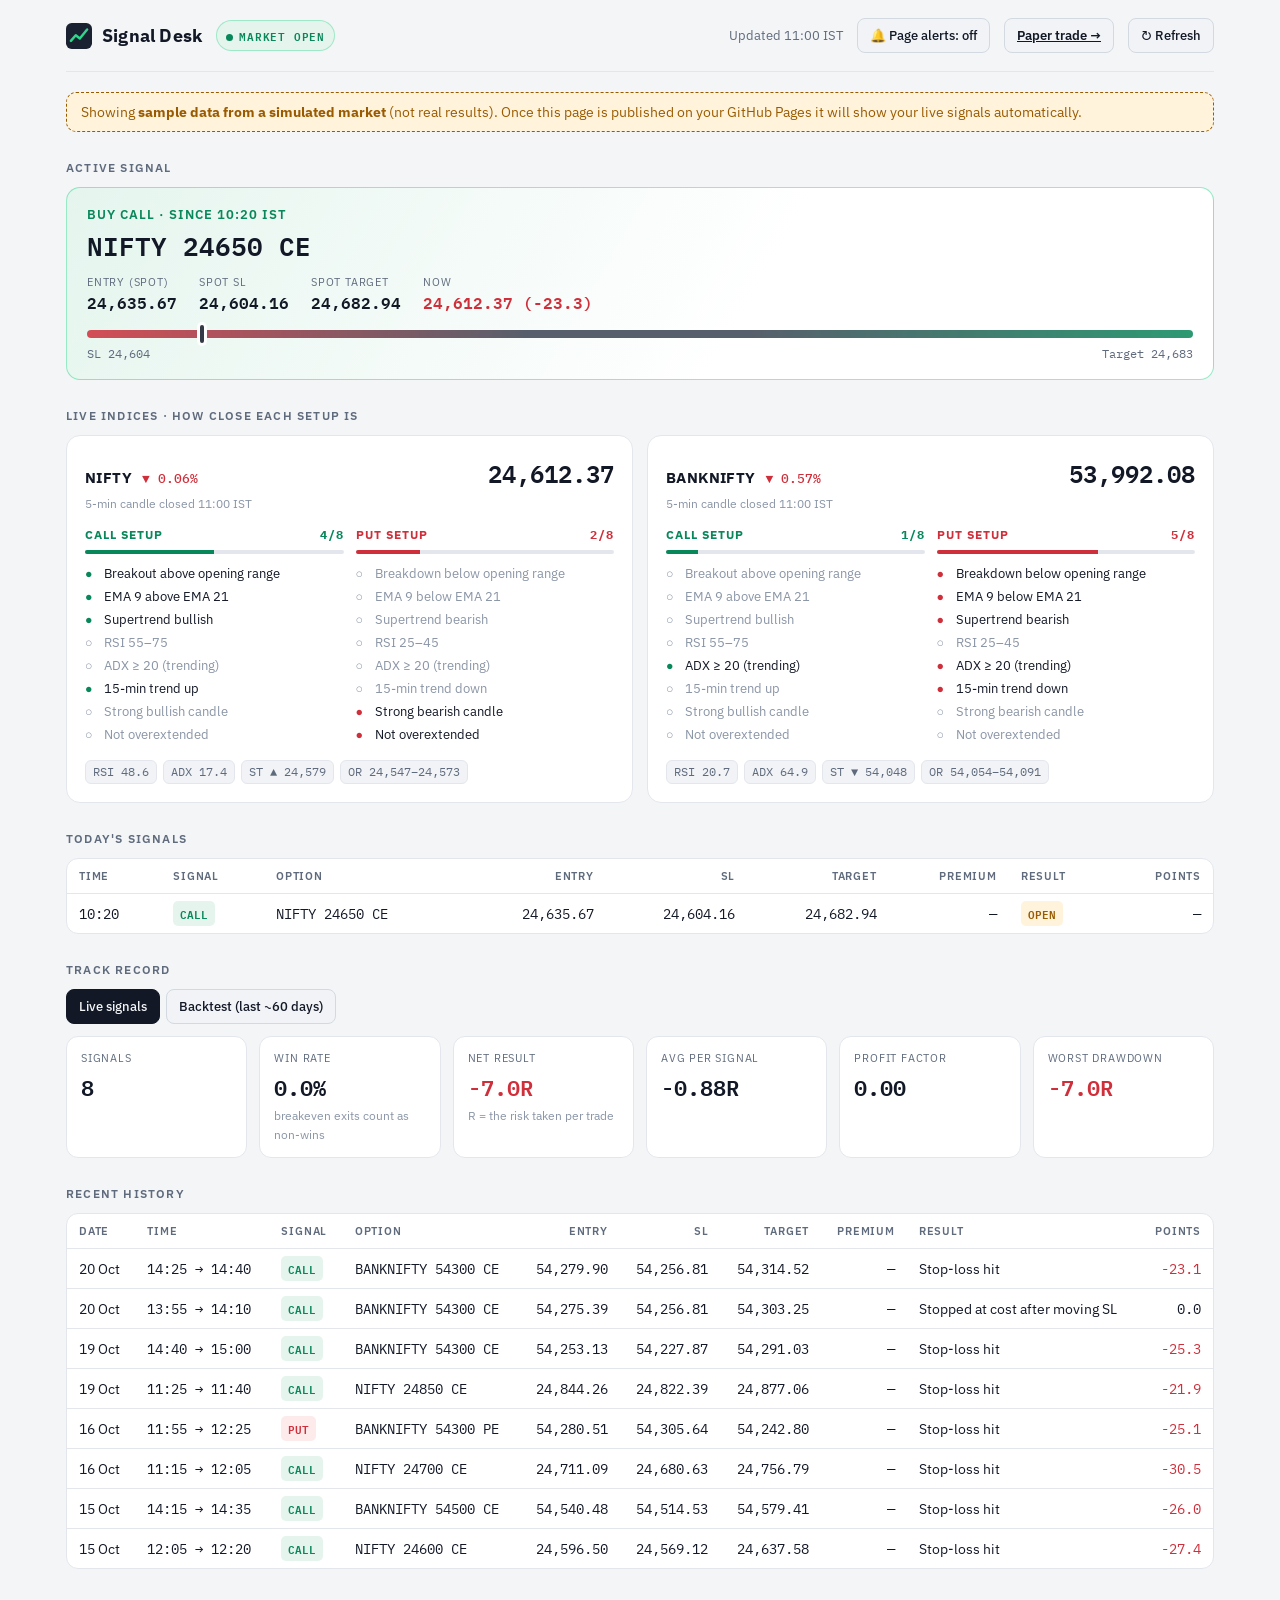
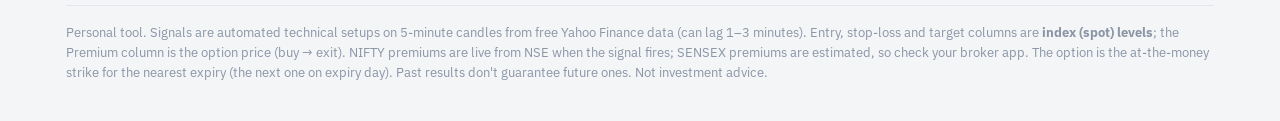
<file: docs/index.html>
<!doctype html>
<html lang="en">
<head>
<meta charset="utf-8">
<meta name="color-scheme" content="light">
<meta name="viewport" content="width=device-width, initial-scale=1">
<title>Signal Desk</title>
<meta name="robots" content="noindex, nofollow">
<link rel="icon" href="data:image/svg+xml,<svg xmlns='http://www.w3.org/2000/svg' viewBox='0 0 32 32'><rect width='32' height='32' rx='7' fill='%2311151c'/><path d='M6 22l6-7 5 4 9-11' stroke='%2331d68c' stroke-width='3' fill='none' stroke-linecap='round' stroke-linejoin='round'/></svg>">
<link rel="preconnect" href="https://fonts.googleapis.com">
<link href="https://fonts.googleapis.com/css2?family=IBM+Plex+Mono:wght@400;500;600&family=IBM+Plex+Sans:wght@400;500;600;700&display=swap" rel="stylesheet">
<style>
:root{
  --bg:#f4f5f7; --panel:#ffffff; --panel2:#f1f3f6; --line:#e3e7ed; --line2:#d3d9e1;
  --text:#121826; --muted:#5f6b7d; --faint:#8a95a6;
  --up:#08875a; --up-bg:#e5f5ee; --down:#cf2f3a; --down-bg:#fdebec;
  --amber:#9a5b00; --amber-bg:#fff3dc;
  --mono:"IBM Plex Mono",ui-monospace,Menlo,monospace; --sans:"IBM Plex Sans",system-ui,sans-serif;
  color-scheme:light;
}
*{box-sizing:border-box}
html,body{margin:0;background:var(--bg);color:var(--text);font-family:var(--sans);font-size:15px;-webkit-font-smoothing:antialiased}
.wrap{max-width:1180px;margin:0 auto;padding:0 16px 48px}
.num{font-family:var(--mono);font-variant-numeric:tabular-nums}
header{display:flex;align-items:center;gap:14px;flex-wrap:wrap;padding:18px 0;border-bottom:1px solid var(--line);margin-bottom:20px}
.brand{display:flex;align-items:center;gap:10px;font-weight:700;font-size:18px;letter-spacing:.2px}
.brand svg{width:26px;height:26px}
.pill{font:600 11px var(--mono);letter-spacing:.8px;text-transform:uppercase;padding:5px 9px;border-radius:999px;border:1px solid var(--line2);color:var(--muted)}
.pill.open{color:var(--up);border-color:rgba(49,214,140,.4);background:var(--up-bg)}
.pill.open::before{content:"";display:inline-block;width:7px;height:7px;border-radius:50%;background:var(--up);margin-right:6px;animation:pulse 1.6s infinite}
.pill.warn{color:var(--amber);border-color:rgba(245,185,66,.4);background:var(--amber-bg)}
@keyframes pulse{50%{opacity:.25}}
.spacer{flex:1}
.meta{color:var(--muted);font-size:13px}
button{font:500 13px var(--sans);color:var(--text);background:var(--panel2);border:1px solid var(--line2);border-radius:8px;padding:8px 12px;cursor:pointer}
button:hover{border-color:var(--faint)}
button.on{color:var(--up);border-color:rgba(49,214,140,.45)}
.banner{border:1px dashed var(--amber);background:var(--amber-bg);color:var(--amber);padding:10px 14px;border-radius:10px;margin-bottom:18px;font-size:14px}
.banner.err{border-color:var(--down);color:var(--down);background:var(--down-bg)}
h2{font-size:12px;font-weight:600;letter-spacing:1.2px;text-transform:uppercase;color:var(--muted);margin:28px 0 12px}

/* active signal */
.active{display:grid;gap:12px}
.sig{border-radius:14px;padding:18px 20px;border:1px solid var(--line2);background:var(--panel);display:grid;grid-template-columns:1fr auto;gap:8px 20px;align-items:center}
.sig.call{border-color:rgba(49,214,140,.5);background:linear-gradient(120deg,var(--up-bg),var(--panel) 60%)}
.sig.put{border-color:rgba(255,92,108,.5);background:linear-gradient(120deg,var(--down-bg),var(--panel) 60%)}
.sig .act{font-size:13px;font-weight:600;letter-spacing:1px;text-transform:uppercase}
.sig.call .act{color:var(--up)} .sig.put .act{color:var(--down)}
.sig .opt{font:600 26px var(--mono);margin-top:2px}
.sig .levels{display:flex;gap:22px;flex-wrap:wrap;margin-top:10px}
.lv span{display:block;font-size:11px;color:var(--muted);text-transform:uppercase;letter-spacing:.8px}
.lv b{font:600 16px var(--mono)}
.track{grid-column:1/-1;position:relative;height:8px;border-radius:4px;background:linear-gradient(90deg,var(--down) 0%,#3a4352 40%,#3a4352 60%,var(--up) 100%);margin-top:6px;opacity:.85}
.track i{position:absolute;top:-5px;width:4px;height:18px;border-radius:2px;background:var(--text);box-shadow:0 0 0 3px var(--panel);transform:translateX(-2px)}
.track-l{grid-column:1/-1;display:flex;justify-content:space-between;font:12px var(--mono);color:var(--muted)}
.none{padding:20px;border:1px solid var(--line);border-radius:14px;background:var(--panel);color:var(--muted)}
.none b{color:var(--text)}

/* index cards */
.grid{display:grid;grid-template-columns:repeat(auto-fit,minmax(320px,1fr));gap:14px}
.card{background:var(--panel);border:1px solid var(--line);border-radius:14px;padding:18px}
.card-h{display:flex;align-items:baseline;gap:10px;flex-wrap:wrap}
.card-h .nm{font-weight:700;letter-spacing:.4px}
.card-h .px{font:600 24px var(--mono);margin-left:auto}
.chg{font:500 13px var(--mono)} .chg.up{color:var(--up)} .chg.down{color:var(--down)}
.sub{color:var(--faint);font-size:12px;margin-top:4px}
.ready{display:grid;grid-template-columns:1fr 1fr;gap:12px;margin-top:16px}
.side h4{margin:0 0 8px;font-size:12px;letter-spacing:1px;text-transform:uppercase;display:flex;justify-content:space-between}
.side.c h4{color:var(--up)} .side.p h4{color:var(--down)}
.meter{height:4px;background:var(--line);border-radius:2px;overflow:hidden;margin-bottom:8px}
.meter i{display:block;height:100%}
.side.c .meter i{background:var(--up)} .side.p .meter i{background:var(--down)}
.side ul{list-style:none;margin:0;padding:0;font-size:12.5px}
.side li{display:flex;gap:7px;padding:3px 0;color:var(--faint)}
.side li.ok{color:var(--text)}
.side li::before{content:"○";font-family:var(--mono);width:12px;flex:none}
.side.c li.ok::before{content:"●";color:var(--up)} .side.p li.ok::before{content:"●";color:var(--down)}
.ind{display:flex;gap:6px;flex-wrap:wrap;margin-top:14px}
.ind span{font:12px var(--mono);color:var(--muted);background:var(--panel2);border:1px solid var(--line);border-radius:6px;padding:3px 7px}

/* tables & stats */
.tbl-wrap{overflow-x:auto;border:1px solid var(--line);border-radius:12px;background:var(--panel)}
table{width:100%;border-collapse:collapse;font-size:13.5px;min-width:640px}
th,td{padding:10px 12px;text-align:left;border-bottom:1px solid var(--line);white-space:nowrap}
th{font-size:11px;letter-spacing:.8px;text-transform:uppercase;color:var(--muted);font-weight:600}
tr:last-child td{border-bottom:0}
td.num{text-align:right}
.mono{font-family:var(--mono);font-variant-numeric:tabular-nums} th.r{text-align:right}
.tag{font:600 11px var(--mono);padding:3px 7px;border-radius:5px}
.tag.CALL{color:var(--up);background:var(--up-bg)} .tag.PUT{color:var(--down);background:var(--down-bg)}
.pos{color:var(--up)} .neg{color:var(--down)}
.empty{padding:18px;color:var(--muted);font-size:14px}
.stats{display:grid;grid-template-columns:repeat(auto-fit,minmax(150px,1fr));gap:12px}
.stat{background:var(--panel);border:1px solid var(--line);border-radius:12px;padding:14px}
.stat span{display:block;font-size:11px;color:var(--muted);text-transform:uppercase;letter-spacing:.8px}
.stat b{display:block;font:600 22px var(--mono);margin-top:4px}
.stat small{color:var(--faint);font-size:12px}
.tabs{display:flex;gap:6px;margin-bottom:12px}
.tabs button.sel{background:var(--text);color:var(--bg);border-color:var(--text)}
footer{margin-top:36px;padding-top:16px;border-top:1px solid var(--line);color:var(--faint);font-size:12.5px;line-height:1.6}
@media (max-width:600px){
  .sig{grid-template-columns:1fr}
  .sig .opt{font-size:21px}
  .ready{grid-template-columns:1fr}
  .card-h .px{font-size:21px}
}
</style>
</head>
<body>
<div class="wrap">
  <header>
    <div class="brand">
      <svg viewBox="0 0 32 32"><rect width="32" height="32" rx="7" fill="#1a2130"/><path d="M6 22l6-7 5 4 9-11" stroke="#31d68c" stroke-width="3" fill="none" stroke-linecap="round" stroke-linejoin="round"/></svg>
      Signal Desk
    </div>
    <span id="market" class="pill">—</span>
    <div class="spacer"></div>
    <span class="meta" id="updated">Loading…</span>
    <button id="alerts" title="Beep and show a notification when a new signal appears while this page is open">🔔 Page alerts: off</button>
    <a href="trade/" style="font:600 13px var(--sans);color:var(--text);background:var(--panel2);border:1px solid var(--line2);border-radius:8px;padding:8px 12px">Paper trade →</a>
    <button id="refresh">↻ Refresh</button>
  </header>

  <div id="banner"></div>

  <h2>Active signal</h2>
  <div id="active" class="active"></div>

  <h2>Live indices · how close each setup is</h2>
  <div id="indices" class="grid"></div>

  <h2>Today's signals</h2>
  <div id="today"></div>

  <h2>Track record</h2>
  <div class="tabs"><button data-t="live" class="sel">Live signals</button><button data-t="bt">Backtest (last ~60 days)</button></div>
  <div id="record"></div>

  <h2>Recent history</h2>
  <div id="history"></div>

  <footer>
    Personal tool. Signals are automated technical setups on 5-minute candles from free Yahoo Finance data (can lag 1–3 minutes).
    Entry, stop-loss and target columns are <b>index (spot) levels</b>; the Premium column is the option price (buy → exit). NIFTY premiums are live from NSE when the signal fires; SENSEX premiums are estimated, so check your broker app. The option is the at-the-money strike for the nearest expiry (the next one on expiry day).
    Past results don't guarantee future ones. Not investment advice.
  </footer>
</div>

<script src="config.js"></script>
<script>
const DEMO = {"status":{"indices":{"NIFTY":{"name":"NIFTY","price":24612.37,"prev_close":24626.49,"change_pct":-0.06,"bar_time":"2026-10-22T11:00:00","indicators":{"rsi":48.6,"adx":17.4,"ema_fast":24625.27,"ema_slow":24620.16,"supertrend":24578.95,"supertrend_dir":1,"orh":24573.32,"orl":24546.95,"ema15":24600.81},"call":{"checks":[{"name":"Breakout above opening range","ok":true},{"name":"EMA 9 above EMA 21","ok":true},{"name":"Supertrend bullish","ok":true},{"name":"RSI 55\u201375","ok":false},{"name":"ADX \u2265 20 (trending)","ok":false},{"name":"15-min trend up","ok":true},{"name":"Strong bullish candle","ok":false},{"name":"Not overextended","ok":false}],"score":4,"total":8},"put":{"checks":[{"name":"Breakdown below opening range","ok":false},{"name":"EMA 9 below EMA 21","ok":false},{"name":"Supertrend bearish","ok":false},{"name":"RSI 25\u201345","ok":false},{"name":"ADX \u2265 20 (trending)","ok":false},{"name":"15-min trend down","ok":false},{"name":"Strong bearish candle","ok":true},{"name":"Not overextended","ok":true}],"score":2,"total":8},"open_trade":{"id":"NIFTY-20261022-1020-CALL","index":"NIFTY","side":"CALL","option":"NIFTY 24650 CE","strike":24650,"entry_time":"2026-10-22T10:20:00","entry":24635.67,"risk":31.51,"sl":24604.16,"initial_sl":24604.16,"target":24682.94,"breakeven":false,"status":"OPEN","reasons":["Breakout above opening range","EMA 9 above EMA 21","Supertrend bullish","RSI 55\u201375","ADX \u2265 20 (trending)","15-min trend up","Strong bullish candle","Not overextended"],"indicators":{"rsi":58.3,"adx":21.5,"ema_fast":24623.34,"ema_slow":24611.87,"supertrend":24573.35}}},"BANKNIFTY":{"name":"BANKNIFTY","price":53992.08,"prev_close":54300.96,"change_pct":-0.57,"bar_time":"2026-10-22T11:00:00","indicators":{"rsi":20.7,"adx":64.9,"ema_fast":54010.05,"ema_slow":54059.65,"supertrend":54047.64,"supertrend_dir":-1,"orh":54090.67,"orl":54053.72,"ema15":54190.19},"call":{"checks":[{"name":"Breakout above opening range","ok":false},{"name":"EMA 9 above EMA 21","ok":false},{"name":"Supertrend bullish","ok":false},{"name":"RSI 55\u201375","ok":false},{"name":"ADX \u2265 20 (trending)","ok":true},{"name":"15-min trend up","ok":false},{"name":"Strong bullish candle","ok":false},{"name":"Not overextended","ok":false}],"score":1,"total":8},"put":{"checks":[{"name":"Breakdown below opening range","ok":true},{"name":"EMA 9 below EMA 21","ok":true},{"name":"Supertrend bearish","ok":true},{"name":"RSI 25\u201345","ok":false},{"name":"ADX \u2265 20 (trending)","ok":true},{"name":"15-min trend down","ok":true},{"name":"Strong bearish candle","ok":false},{"name":"Not overextended","ok":false}],"score":5,"total":8},"open_trade":null}},"errors":[],"updated_at":"2026-10-22T11:00:25","market":"OPEN","note":"","data_source":"Yahoo Finance 5-min candles (free; can lag 1\u20133 min)"},"signals":[{"id":"NIFTY-20261015-1205-CALL","index":"NIFTY","side":"CALL","option":"NIFTY 24600 CE","strike":24600,"entry_time":"2026-10-15T12:05:00","entry":24596.5,"risk":27.39,"sl":24569.12,"initial_sl":24569.12,"target":24637.58,"breakeven":false,"status":"CLOSED","reasons":["Breakout above opening range","EMA 9 above EMA 21","Supertrend bullish","RSI 55\u201375","ADX \u2265 20 (trending)","15-min trend up","Strong bullish candle","Not overextended"],"indicators":{"rsi":60.1,"adx":30.5,"ema_fast":24597.97,"ema_slow":24581.55,"supertrend":24560.28},"exit_time":"2026-10-15T12:20:00","exit":24569.12,"outcome":"STOPLOSS","note":"Stop-loss hit","points":-27.38,"r_multiple":-1.0},{"id":"BANKNIFTY-20261015-1415-CALL","index":"BANKNIFTY","side":"CALL","option":"BANKNIFTY 54500 CE","strike":54500,"entry_time":"2026-10-15T14:15:00","entry":54540.48,"risk":25.95,"sl":54514.53,"initial_sl":54514.53,"target":54579.41,"breakeven":false,"status":"CLOSED","reasons":["Breakout above opening range","EMA 9 above EMA 21","Supertrend bullish","RSI 55\u201375","ADX \u2265 20 (trending)","15-min trend up","Strong bullish candle","Not overextended"],"indicators":{"rsi":58.7,"adx":21.3,"ema_fast":54536.49,"ema_slow":54525.15,"supertrend":54503.65},"exit_time":"2026-10-15T14:35:00","exit":54514.53,"outcome":"STOPLOSS","note":"Stop-loss hit","points":-25.95,"r_multiple":-1.0},{"id":"NIFTY-20261016-1115-CALL","index":"NIFTY","side":"CALL","option":"NIFTY 24700 CE","strike":24700,"entry_time":"2026-10-16T11:15:00","entry":24711.09,"risk":30.47,"sl":24680.63,"initial_sl":24680.63,"target":24756.79,"breakeven":false,"status":"CLOSED","reasons":["Breakout above opening range","EMA 9 above EMA 21","Supertrend bullish","RSI 55\u201375","ADX \u2265 20 (trending)","15-min trend up","Strong bullish candle","Not overextended"],"indicators":{"rsi":60.8,"adx":42.7,"ema_fast":24702.84,"ema_slow":24687.6,"supertrend":24671.45},"exit_time":"2026-10-16T12:05:00","exit":24680.63,"outcome":"STOPLOSS","note":"Stop-loss hit","points":-30.46,"r_multiple":-1.0},{"id":"BANKNIFTY-20261016-1155-PUT","index":"BANKNIFTY","side":"PUT","option":"BANKNIFTY 54300 PE","strike":54300,"entry_time":"2026-10-16T11:55:00","entry":54280.51,"risk":25.14,"sl":54305.64,"initial_sl":54305.64,"target":54242.8,"breakeven":false,"status":"CLOSED","reasons":["Breakdown below opening range","EMA 9 below EMA 21","Supertrend bearish","RSI 25\u201345","ADX \u2265 20 (trending)","15-min trend down","Strong bearish candle","Not overextended"],"indicators":{"rsi":42.3,"adx":40.0,"ema_fast":54275.62,"ema_slow":54290.8,"supertrend":54305.64},"exit_time":"2026-10-16T12:25:00","exit":54305.64,"outcome":"STOPLOSS","note":"Stop-loss hit","points":-25.13,"r_multiple":-1.0},{"id":"NIFTY-20261019-1125-CALL","index":"NIFTY","side":"CALL","option":"NIFTY 24850 CE","strike":24850,"entry_time":"2026-10-19T11:25:00","entry":24844.26,"risk":21.87,"sl":24822.39,"initial_sl":24822.39,"target":24877.06,"breakeven":false,"status":"CLOSED","reasons":["Breakout above opening range","EMA 9 above EMA 21","Supertrend bullish","RSI 55\u201375","ADX \u2265 20 (trending)","15-min trend up","Strong bullish candle","Not overextended"],"indicators":{"rsi":65.1,"adx":41.7,"ema_fast":24844.78,"ema_slow":24827.26,"supertrend":24813.68},"exit_time":"2026-10-19T11:40:00","exit":24822.39,"outcome":"STOPLOSS","note":"Stop-loss hit","points":-21.87,"r_multiple":-1.0},{"id":"BANKNIFTY-20261019-1440-CALL","index":"BANKNIFTY","side":"CALL","option":"BANKNIFTY 54300 CE","strike":54300,"entry_time":"2026-10-19T14:40:00","entry":54253.13,"risk":25.26,"sl":54227.87,"initial_sl":54227.87,"target":54291.03,"breakeven":false,"status":"CLOSED","reasons":["Breakout above opening range","EMA 9 above EMA 21","Supertrend bullish","RSI 55\u201375","ADX \u2265 20 (trending)","15-min trend up","Strong bullish candle","Not overextended"],"indicators":{"rsi":57.8,"adx":25.3,"ema_fast":54249.65,"ema_slow":54239.01,"supertrend":54206.74},"exit_time":"2026-10-19T15:00:00","exit":54227.87,"outcome":"STOPLOSS","note":"Stop-loss hit","points":-25.26,"r_multiple":-1.0},{"id":"BANKNIFTY-20261020-1355-CALL","index":"BANKNIFTY","side":"CALL","option":"BANKNIFTY 54300 CE","strike":54300,"entry_time":"2026-10-20T13:55:00","entry":54275.39,"risk":18.57,"sl":54275.39,"initial_sl":54256.81,"target":54303.25,"breakeven":true,"status":"CLOSED","reasons":["Breakout above opening range","EMA 9 above EMA 21","Supertrend bullish","RSI 55\u201375","ADX \u2265 20 (trending)","15-min trend up","Strong bullish candle","Not overextended"],"indicators":{"rsi":56.8,"adx":36.8,"ema_fast":54275.57,"ema_slow":54264.67,"supertrend":54256.81},"exit_time":"2026-10-20T14:10:00","exit":54275.39,"outcome":"BREAKEVEN","note":"Stopped at cost after moving SL","points":0.0,"r_multiple":0.0},{"id":"BANKNIFTY-20261020-1425-CALL","index":"BANKNIFTY","side":"CALL","option":"BANKNIFTY 54300 CE","strike":54300,"entry_time":"2026-10-20T14:25:00","entry":54279.9,"risk":23.08,"sl":54256.81,"initial_sl":54256.81,"target":54314.52,"breakeven":false,"status":"CLOSED","reasons":["Breakout above opening range","EMA 9 above EMA 21","Supertrend bullish","RSI 55\u201375","ADX \u2265 20 (trending)","15-min trend up","Strong bullish candle","Not overextended"],"indicators":{"rsi":56.4,"adx":29.0,"ema_fast":54280.1,"ema_slow":54272.41,"supertrend":54256.81},"exit_time":"2026-10-20T14:40:00","exit":54256.81,"outcome":"STOPLOSS","note":"Stop-loss hit","points":-23.09,"r_multiple":-1.0},{"id":"NIFTY-20261022-1020-CALL","index":"NIFTY","side":"CALL","option":"NIFTY 24650 CE","strike":24650,"entry_time":"2026-10-22T10:20:00","entry":24635.67,"risk":31.51,"sl":24604.16,"initial_sl":24604.16,"target":24682.94,"breakeven":false,"status":"OPEN","reasons":["Breakout above opening range","EMA 9 above EMA 21","Supertrend bullish","RSI 55\u201375","ADX \u2265 20 (trending)","15-min trend up","Strong bullish candle","Not overextended"],"indicators":{"rsi":58.3,"adx":21.5,"ema_fast":24623.34,"ema_slow":24611.87,"supertrend":24573.35}}],"backtest":{"generated_at":"2026-10-24T17:00:00","indices":{"NIFTY":{"trades":40,"win_rate":32.5,"total_points":-105.0,"avg_win_points":35.8,"avg_loss_points":-21.1,"total_r":-4.47,"expectancy_r":-0.112,"profit_factor":0.81,"max_drawdown_r":-5.0,"outcomes":{"STOPLOSS":23,"TARGET":12,"BREAKEVEN":4,"TIME_EXIT":1},"from":"2026-08-24","to":"2026-10-23","days":42},"BANKNIFTY":{"trades":27,"win_rate":33.3,"total_points":-52.1,"avg_win_points":37.8,"avg_loss_points":-21.8,"total_r":-1.7,"expectancy_r":-0.063,"profit_factor":0.89,"max_drawdown_r":-8.7,"outcomes":{"STOPLOSS":15,"TIME_EXIT":1,"BREAKEVEN":2,"TARGET":9},"from":"2026-08-24","to":"2026-10-23","days":42}},"trades":[],"overall":{"trades":67,"win_rate":32.8,"total_points":-157.1,"avg_win_points":36.6,"avg_loss_points":-21.4,"total_r":-6.17,"expectancy_r":-0.092,"profit_factor":0.84,"max_drawdown_r":-12.2,"outcomes":{"STOPLOSS":38,"TARGET":21,"TIME_EXIT":2,"BREAKEVEN":6}}}};
const CFG = Object.assign({refreshSeconds:60}, window.SIGNALS_CONFIG || {});
const $ = s => document.querySelector(s);
const fmt = (x, d=2) => x==null || isNaN(x) ? "—" : Number(x).toLocaleString("en-IN",{minimumFractionDigits:d,maximumFractionDigits:d});
const hm = iso => iso ? iso.slice(11,16) : "—";
const dm = iso => iso ? new Date(iso.slice(0,10)+"T00:00:00").toLocaleDateString("en-IN",{day:"numeric",month:"short"}) : "";
const esc = s => String(s).replace(/[&<>"]/g, c => ({"&":"&amp;","<":"&lt;",">":"&gt;",'"':"&quot;"}[c]));
const store = { get(k){ try{return localStorage.getItem(k)}catch(e){return null} }, set(k,v){ try{localStorage.setItem(k,v)}catch(e){} } };

function repoInfo(){
  if (CFG.owner && CFG.repo) return {owner:CFG.owner, repo:CFG.repo};
  const h = location.hostname;
  if (h.endsWith(".github.io")){
    const owner = h.split(".")[0];
    const seg = location.pathname.split("/").filter(Boolean)[0];
    return {owner, repo: seg && !seg.includes(".") ? seg : `${owner}.github.io`};
  }
  return null;
}

async function loadData(){
  const r = repoInfo();
  if (!r) return {...DEMO, demo:true};
  let ref = "signals-data";
  try{
    const res = await fetch(`https://api.github.com/repos/${r.owner}/${r.repo}/commits/signals-data`,
      {headers:{Accept:"application/vnd.github.sha"}, cache:"no-store"});
    if (res.ok) ref = (await res.text()).trim();
  }catch(e){}
  const base = `https://raw.githubusercontent.com/${r.owner}/${r.repo}/${ref}/`;
  const get = async f => { try{ const x = await fetch(base+f+(ref==="signals-data"?`?t=${Date.now()}`:""), {cache:"no-store"}); return x.ok ? x.json() : null; }catch(e){ return null; } };
  const [status, signals, backtest] = await Promise.all([get("status.json"), get("signals.json"), get("backtest.json")]);
  return {status, signals: signals||[], backtest, repo:r};
}

let DATA = null, TAB = "live";

function render(){
  const {status, signals, backtest} = DATA;
  const ban = $("#banner");
  if (DATA.demo) ban.innerHTML = `<div class="banner">Showing <b>sample data from a simulated market</b> (not real results). Once this page is published on your GitHub Pages it will show your live signals automatically.</div>`;
  else if (!status) ban.innerHTML = `<div class="banner">No live data yet. It appears after the first run of the “Live signals” workflow (or the Backtest workflow) in your repository.</div>`;
  else if (status.errors && status.errors.length) ban.innerHTML = `<div class="banner err">Data problem: ${esc(status.errors.join(" · "))}</div>`;
  else ban.innerHTML = "";

  // header
  const m = $("#market");
  const mk = status?.market || "—";
  const label = {OPEN:"Market open",PRE_OPEN:"Pre-open",CLOSED:"Closed",HOLIDAY:"Holiday",NO_DATA:"No data"}[mk] || mk;
  m.textContent = label; m.className = "pill " + (mk==="OPEN" ? "open" : (mk==="HOLIDAY"||mk==="NO_DATA") ? "warn" : "");
  if (status?.updated_at){
    const t = new Date(status.updated_at + "+05:30");
    const mins = Math.round((Date.now() - t)/60000);
    $("#updated").textContent = `Updated ${hm(status.updated_at)} IST` + (mins>=0 && mins<600 ? ` · ${mins} min ago` : "") + (status.note ? ` · ${status.note}` : "");
  } else $("#updated").textContent = "Waiting for first update";

  // active signals
  const open = signals.filter(s => s.status === "OPEN");
  const idx = status?.indices || {};
  $("#active").innerHTML = open.length ? open.map(s => {
    const price = idx[s.index]?.price ?? s.entry;
    const lo = s.side==="CALL" ? s.initial_sl : s.target, hi = s.side==="CALL" ? s.target : s.initial_sl;
    let pct = Math.max(0, Math.min(100, (price - lo) / (hi - lo) * 100));
    if (s.side==="PUT") pct = 100 - pct;
    const live = (s.side==="CALL"?1:-1)*(price - s.entry);
    return `<div class="sig ${s.side.toLowerCase()}">
      <div>
        <div class="act">Buy ${s.side==="CALL"?"call":"put"} · since ${hm(s.entry_time)} IST</div>
        ${windowLine(s, price)}
        <div class="opt">${esc(s.option)}${s.premium ? ` <span style="font-size:.7em;color:var(--muted)">@ ${s.premium.estimated?"≈":""}₹${fmt(s.premium.price)}</span>` : ""}</div>
        ${s.premium ? `<div class="levels">
          <div class="lv"><span>Buy price${s.premium.estimated?" (est.)":""}</span><b>₹${fmt(s.premium.price)}</b></div>
          <div class="lv"><span>Don't pay above</span><b>₹${fmt(s.premium.buy_upto)}</b></div>
          <div class="lv"><span>Premium SL</span><b>₹${fmt(s.breakeven ? s.premium.price : s.premium.sl)}</b></div>
          <div class="lv"><span>Premium target</span><b>₹${fmt(s.premium.target)}</b></div>
          <div class="lv"><span>Expiry</span><b>${dm(s.premium.expiry)}</b></div>
        </div>` : ""}
        <div class="levels">
          <div class="lv"><span>Entry (spot)</span><b>${fmt(s.entry)}</b></div>
          <div class="lv"><span>Spot SL${s.breakeven?" · at cost":""}</span><b>${fmt(s.sl)}</b></div>
          <div class="lv"><span>Spot target</span><b>${fmt(s.target)}</b></div>
          <div class="lv"><span>Now</span><b class="${live>=0?"pos":"neg"}">${fmt(price)} (${live>=0?"+":""}${fmt(live,1)})</b></div>
        </div>
      </div>
      <div></div>
      <div class="track" style="${s.side==="PUT"?"":""}"><i style="left:${pct}%"></i></div>
      <div class="track-l num"><span>SL ${fmt(s.initial_sl,0)}</span><span>Target ${fmt(s.target,0)}</span></div>
    </div>`;
  }).join("") : `<div class="none"><b>No active signal.</b> The system waits until all 8 conditions line up on a closed candle. Most of the day, the right move is no trade.</div>`;

  // indices
  const names = Object.keys(idx);
  $("#indices").innerHTML = names.length ? names.map(n => {
    const x = idx[n], ch = x.change_pct, i = x.indicators || {};
    const side = (k, cls, title) => {
      const v = x[k]; if (!v) return "";
      return `<div class="side ${cls}"><h4><span>${title}</span><span class="num">${v.score}/${v.total}</span></h4>
        <div class="meter"><i style="width:${v.score/v.total*100}%"></i></div>
        <ul>${v.checks.map(c => `<li class="${c.ok?"ok":""}">${esc(c.name)}</li>`).join("")}</ul></div>`;
    };
    return `<div class="card">
      <div class="card-h"><span class="nm">${esc(n)}</span>
        <span class="chg ${ch>=0?"up":"down"}">${ch==null?"":(ch>=0?"▲ ":"▼ ")+fmt(Math.abs(ch))+"%"}</span>
        <span class="px">${fmt(x.price)}</span></div>
      <div class="sub">5-min candle closed ${hm(x.bar_time)} IST</div>
      <div class="ready">${side("call","c","Call setup")}${side("put","p","Put setup")}</div>
      <div class="ind">
        <span>RSI ${fmt(i.rsi,1)}</span><span>ADX ${fmt(i.adx,1)}</span>
        <span>ST ${i.supertrend_dir===1?"▲":"▼"} ${fmt(i.supertrend,0)}</span>
        <span>OR ${fmt(i.orl,0)}–${fmt(i.orh,0)}</span>
      </div></div>`;
  }).join("") : `<div class="none">Index data appears once the market opens.</div>`;

  // today
  const lastDay = status?.updated_at?.slice(0,10);
  const todays = signals.filter(s => s.entry_time.slice(0,10) === lastDay);
  $("#today").innerHTML = table(todays, "No signals today yet.");

  // record
  renderRecord();

  // history
  const hist = signals.filter(s => s.status === "CLOSED").slice(-30).reverse();
  $("#history").innerHTML = table(hist, "No closed signals yet.", true);
}

function windowLine(s, price){
  if (!s.valid_until) return "";
  const open = Date.now() < new Date(s.valid_until + "+05:30").getTime();
  const chased = s.chase_limit != null && (s.side==="CALL" ? price > s.chase_limit : price < s.chase_limit);
  const cmp = s.side==="CALL" ? "below" : "above";
  const txt = !open ? `Buy window closed at ${hm(s.valid_until)}. If you're already in, follow the stop-loss and target; if not, skip this one.`
    : chased ? `Price has moved past ${fmt(s.chase_limit)}. Don't chase; buy only if ${esc(s.index)} comes back ${cmp} it before ${hm(s.valid_until)}.`
    : `Buy window open until ${hm(s.valid_until)} IST, while ${esc(s.index)} is ${cmp} ${fmt(s.chase_limit)}.`;
  const col = !open ? "var(--muted)" : chased ? "var(--amber)" : "var(--up)";
  return `<div style="margin-top:6px;font-size:13px;color:${col}">${txt}</div>`;
}

function table(rows, emptyMsg, withDate){
  if (!rows.length) return `<div class="tbl-wrap"><div class="empty">${emptyMsg}</div></div>`;
  return `<div class="tbl-wrap"><table><thead><tr>
    ${withDate?"<th>Date</th>":""}<th>Time</th><th>Signal</th><th>Option</th><th class="r">Entry</th><th class="r">SL</th><th class="r">Target</th><th class="r">Premium</th><th>Result</th><th class="r">Points</th></tr></thead><tbody>
    ${rows.map(s => {
      const res = s.status==="OPEN" ? `<span class="tag" style="color:var(--amber);background:var(--amber-bg)">OPEN</span>` : esc(s.note || s.outcome);
      const p = s.points;
      return `<tr>${withDate?`<td>${dm(s.entry_time)}</td>`:""}<td class="mono">${hm(s.entry_time)}${s.exit_time?" → "+hm(s.exit_time):""}</td>
        <td><span class="tag ${s.side}">${s.side}</span></td><td class="mono">${esc(s.option)}</td>
        <td class="num">${fmt(s.entry)}</td><td class="num">${fmt(s.initial_sl ?? s.sl)}</td><td class="num">${fmt(s.target)}</td>
        <td class="num">${s.premium ? (s.premium.estimated?"≈":"")+"₹"+fmt(s.premium.price)+(s.premium.exit_price!=null?" → ₹"+fmt(s.premium.exit_price):"") : "—"}</td>
        <td>${res}</td><td class="num ${p>0?"pos":p<0?"neg":""}">${p==null?"—":(p>0?"+":"")+fmt(p,1)}</td></tr>`;
    }).join("")}</tbody></table></div>`;
}

function statsOf(trades){
  const n = trades.length; if (!n) return null;
  const rs = trades.map(t => t.r_multiple||0), wins = trades.filter(t => t.points>0).length;
  let eq=0, peak=0, mdd=0; rs.forEach(r => { eq+=r; peak=Math.max(peak,eq); mdd=Math.min(mdd,eq-peak); });
  const gl = Math.abs(rs.filter(r=>r<0).reduce((a,b)=>a+b,0)), gw = rs.filter(r=>r>0).reduce((a,b)=>a+b,0);
  return {trades:n, win_rate: wins/n*100, total_r: eq, expectancy_r: eq/n, profit_factor: gl? gw/gl : null, max_drawdown_r: mdd};
}

function statCards(s, sub){
  if (!s || !s.trades) return `<div class="none">${sub}</div>`;
  return `<div class="stats">
    <div class="stat"><span>Signals</span><b>${s.trades}</b></div>
    <div class="stat"><span>Win rate</span><b>${fmt(s.win_rate,1)}%</b><small>breakeven exits count as non-wins</small></div>
    <div class="stat"><span>Net result</span><b class="${s.total_r>=0?"pos":"neg"}">${s.total_r>=0?"+":""}${fmt(s.total_r,1)}R</b><small>R = the risk taken per trade</small></div>
    <div class="stat"><span>Avg per signal</span><b>${s.expectancy_r>=0?"+":""}${fmt(s.expectancy_r,2)}R</b></div>
    <div class="stat"><span>Profit factor</span><b>${s.profit_factor==null?"—":fmt(s.profit_factor,2)}</b></div>
    <div class="stat"><span>Worst drawdown</span><b class="neg">${fmt(s.max_drawdown_r,1)}R</b></div>
  </div>`;
}

function renderRecord(){
  document.querySelectorAll(".tabs button").forEach(b => b.classList.toggle("sel", b.dataset.t===TAB));
  const el = $("#record");
  if (TAB === "live"){
    const closed = DATA.signals.filter(s => s.status==="CLOSED");
    el.innerHTML = statCards(statsOf(closed), "No completed live signals yet. Results build up from the first market day.");
  } else {
    const bt = DATA.backtest;
    if (!bt) { el.innerHTML = `<div class="none">No backtest yet. Run the “Backtest” workflow once from the Actions tab of your repository.</div>`; return; }
    const per = Object.entries(bt.indices||{}).map(([n,s]) =>
      `<div class="stat"><span>${esc(n)} · ${s.from||""} → ${s.to||""}</span><b>${s.trades} trades</b><small>${fmt(s.win_rate,1)}% wins · ${s.total_r>=0?"+":""}${fmt(s.total_r,1)}R · ${s.total_points>=0?"+":""}${fmt(s.total_points,0)} index pts</small></div>`).join("");
    el.innerHTML = statCards(bt.overall, "No trades in backtest.") + `<div class="stats" style="margin-top:12px">${per}</div>
      <p class="meta" style="margin-top:10px">Backtest generated ${hm(bt.generated_at)} IST, ${dm(bt.generated_at)}. Same rules as live, on the free data's last ~60 days. Small samples can mislead – treat it as a sanity check, not a promise.</p>`;
  }
}

// alerts while page is open
let alertsOn = store.get("alerts") === "1";
function paintAlerts(){ const b=$("#alerts"); b.textContent = `🔔 Page alerts: ${alertsOn?"on":"off"}`; b.classList.toggle("on", alertsOn); }
$("#alerts").onclick = async () => {
  alertsOn = !alertsOn;
  if (alertsOn && "Notification" in window && Notification.permission === "default") { try{ await Notification.requestPermission(); }catch(e){} }
  if (alertsOn) beep();
  store.set("alerts", alertsOn ? "1" : "0"); paintAlerts();
};
function beep(){
  try{ const a = new (window.AudioContext||window.webkitAudioContext)(); [0,0.18].forEach(d => {
    const o=a.createOscillator(), g=a.createGain(); o.frequency.value=880; o.connect(g); g.connect(a.destination);
    g.gain.setValueAtTime(.15,a.currentTime+d); g.gain.exponentialRampToValueAtTime(.001,a.currentTime+d+.15);
    o.start(a.currentTime+d); o.stop(a.currentTime+d+.16); }); }catch(e){}
}
function checkNew(){
  const seen = new Set((store.get("seen")||"").split(",").filter(Boolean));
  const first = seen.size === 0;
  const fresh = DATA.signals.filter(s => s.status==="OPEN" && !seen.has(s.id));
  DATA.signals.forEach(s => seen.add(s.id));
  store.set("seen", [...seen].slice(-300).join(","));
  if (first || !alertsOn || DATA.demo) return;
  fresh.forEach(s => {
    beep();
    try{ if (Notification.permission==="granted") new Notification(`BUY ${s.option}`, {body:`Spot ${fmt(s.entry)} · SL ${fmt(s.sl)} · Target ${fmt(s.target)}`}); }catch(e){}
  });
}

document.querySelectorAll(".tabs button").forEach(b => b.onclick = () => { TAB = b.dataset.t; renderRecord(); });
async function refresh(){ DATA = await loadData(); render(); checkNew(); }
$("#refresh").onclick = refresh;
paintAlerts();
refresh();
setInterval(refresh, Math.max(30, CFG.refreshSeconds) * 1000);
</script>
</body>
</html>
</file>
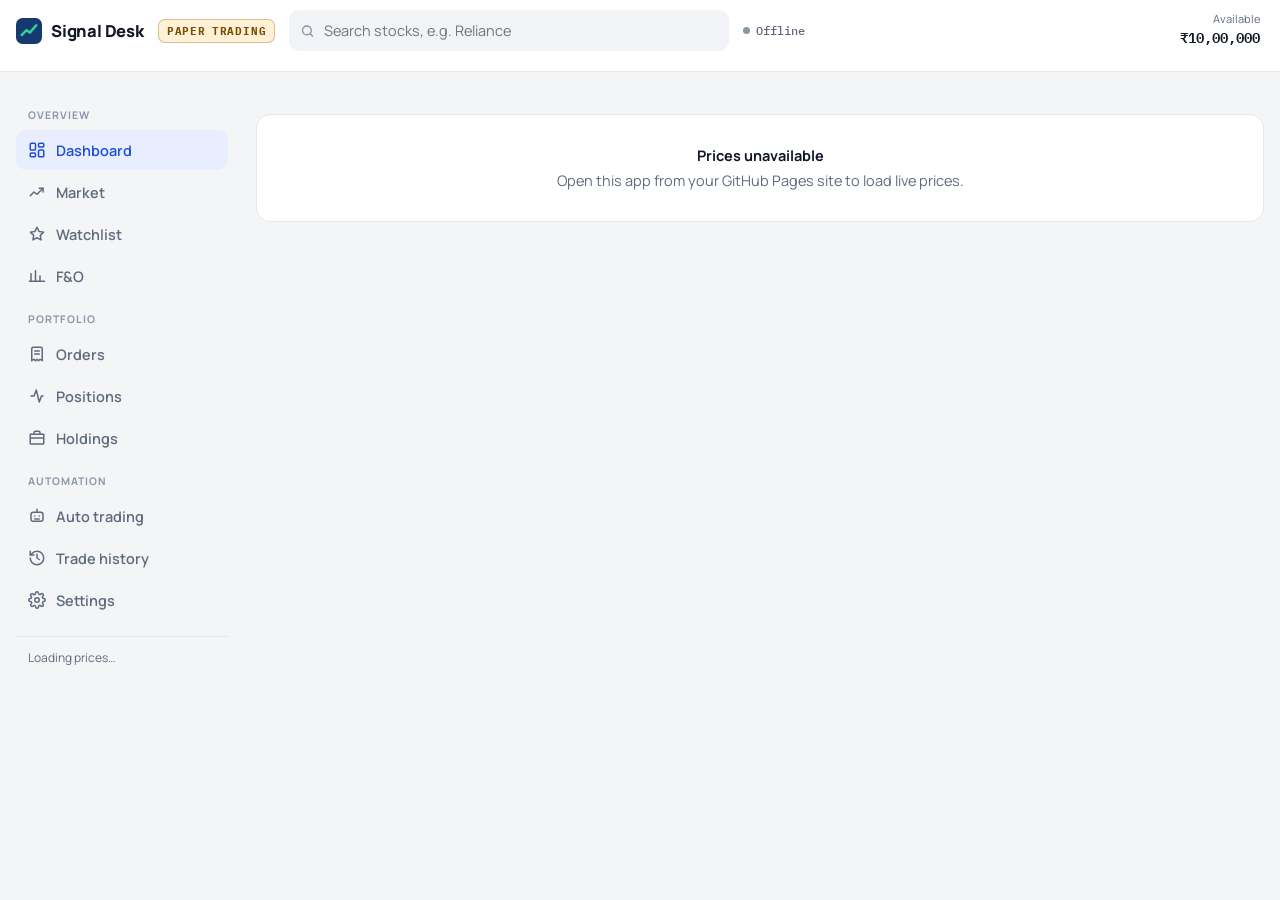
<file: docs/trade/index.html>
<!doctype html>
<html lang="en">
<head>
<meta charset="utf-8">
<meta name="viewport" content="width=device-width, initial-scale=1, viewport-fit=cover">
<meta name="color-scheme" content="light">
<title>Signal Desk Trade</title>
<meta name="robots" content="noindex, nofollow">
<meta name="description" content="Signal Desk paper trading: stocks and F&O on live NSE prices with virtual money.">
<meta name="theme-color" content="#ffffff">
<link rel="icon" href="data:image/svg+xml,<svg xmlns='http://www.w3.org/2000/svg' viewBox='0 0 32 32'><rect width='32' height='32' rx='8' fill='%23163a70'/><path d='M7 21l6-6 4 3 8-9' stroke='%2334d399' stroke-width='3' fill='none' stroke-linecap='round' stroke-linejoin='round'/></svg>">
<link rel="preconnect" href="https://fonts.googleapis.com">
<link rel="preconnect" href="https://fonts.gstatic.com" crossorigin>
<link href="https://fonts.googleapis.com/css2?family=Manrope:wght@400;500;600;700;800&family=IBM+Plex+Mono:wght@400;500;600&display=swap" rel="stylesheet">
<link rel="stylesheet" href="styles.css">
</head>
<body>
<a class="sr" href="#view" style="z-index:100">Skip to content</a>
<header class="top">
  <div class="top-in">
    <a class="brand" href="#dashboard" aria-label="Signal Desk – dashboard">
      <svg viewBox="0 0 32 32" aria-hidden="true"><rect width="32" height="32" rx="8" fill="#163a70"/><path d="M7 21l6-6 4 3 8-9" stroke="#34d399" stroke-width="3" fill="none" stroke-linecap="round" stroke-linejoin="round"/></svg>
      <span class="word">Signal Desk</span>
    </a>
    <span class="mode" title="Paper trading: virtual money, no real orders are placed" role="note"><span>PAPER</span><span class="long">TRADING</span></span>
    <div class="search" role="search">
      <svg viewBox="0 0 24 24" fill="none" stroke="currentColor" stroke-width="2.2" aria-hidden="true"><circle cx="11" cy="11" r="7"/><path d="M20 20l-3.5-3.5" stroke-linecap="round"/></svg>
      <input id="q" type="search" placeholder="Search stocks, e.g. Reliance" autocomplete="off" aria-label="Search stocks and indices" aria-controls="results">
      <div id="results" class="results" role="listbox" hidden></div>
    </div>
    <span class="ago" id="ago" title="How fresh the prices are" aria-live="off"><span class="dot"></span><span class="txt" id="agoTxt">Loading</span></span>
    <button class="funds-pill" id="fundsPill" title="Available to trade (paper)"><span>Available</span><b id="availTop">—</b></button>
  </div>
  <nav class="ticker" id="ticker" aria-label="Indices"></nav>
</header>

<div class="shell">
  <nav class="side" id="sideNav" aria-label="Main"></nav>
  <main id="view" tabindex="-1"></main>
</div>
<nav class="bottom" id="bottomNav" aria-label="Main"></nav>
<div id="sheetRoot"></div>
<div id="dialogRoot"></div>
<div id="moreRoot"></div>
<div class="toasts" id="toasts"></div>

<noscript><div class="card pad" style="margin:20px">Signal Desk needs JavaScript to load live prices.</div></noscript>
<script src="engine.js"></script>
<script src="control.js"></script>
<script src="app.js"></script>
</body>
</html>
</file>
<file: docs/trade/styles.css>
/* Signal Desk – design system
   Layout: sticky top bar (brand, search, paper badge, freshness, funds) + index ticker;
   sidebar on desktop, bottom bar + "More" sheet on phones; dialogs and order sheet on top. */
:root{
  --bg:#f4f5f7; --surface:#ffffff; --surface2:#f1f3f6; --surface3:#e9edf2; --ink:#121826; --ink2:#344054; --muted:#5f6b7d; --faint:#8a95a6;
  --line:#e3e7ed; --line2:#d3d9e1; --accent:#1d4ed8; --accent-ink:#ffffff; --accent-soft:#e8eefd;
  --up:#08875a; --up-strong:#05a36b; --up-soft:#e5f5ee; --down:#cf2f3a; --down-soft:#fdebec;
  --warn:#9a5b00; --warn-soft:#fff3dc; --paper:#7a4b00; --paper-soft:#fff1d6;
  --shadow-sm:0 1px 2px rgba(16,24,40,.05); --shadow:0 1px 2px rgba(16,24,40,.06),0 10px 28px rgba(16,24,40,.08);
  --sans:"Manrope",system-ui,-apple-system,"Segoe UI",Roboto,sans-serif; --mono:"IBM Plex Mono",ui-monospace,SFMono-Regular,Menlo,monospace;
  --r:14px; --r-sm:10px; color-scheme:light;
}
*{box-sizing:border-box}
html,body{margin:0;background:var(--bg);color:var(--ink);font-family:var(--sans);font-size:14.5px;line-height:1.45;-webkit-font-smoothing:antialiased}
button,input,select{font:inherit;color:inherit}
button{cursor:pointer}
a{color:var(--accent);text-decoration:none}
a:hover{text-decoration:underline}
.num{font-family:var(--mono);font-variant-numeric:tabular-nums;letter-spacing:-.2px}
.up{color:var(--up)} .down{color:var(--down)} .muted{color:var(--muted)} .faint{color:var(--faint)}
:focus-visible{outline:2px solid var(--accent);outline-offset:2px;border-radius:6px}
.show-sm{display:none}
.sr{position:absolute;width:1px;height:1px;overflow:hidden;clip:rect(0 0 0 0);white-space:nowrap}

/* ---------- top bar ---------- */
body::before{content:"";position:fixed;inset:0 0 auto;height:env(safe-area-inset-top,0px);z-index:40;background:var(--surface)}
.top{position:sticky;top:env(safe-area-inset-top,0px);z-index:30;background:var(--surface);border-bottom:1px solid var(--line)}
.top-in{display:flex;align-items:center;gap:14px;padding:10px max(16px,env(safe-area-inset-right,0px)) 10px max(16px,env(safe-area-inset-left,0px));max-width:1360px;margin:0 auto}
.brand{display:flex;align-items:center;gap:9px;font-weight:800;font-size:16.5px;letter-spacing:-.2px;white-space:nowrap;color:var(--ink);text-decoration:none}
.brand:hover{text-decoration:none}
.brand svg{width:26px;height:26px;flex:none}
.mode{display:inline-flex;align-items:center;gap:6px;font:700 10.5px var(--mono);letter-spacing:.8px;color:var(--paper);background:var(--paper-soft);border:1px solid color-mix(in srgb,var(--paper) 30%,transparent);padding:4px 8px;border-radius:7px;white-space:nowrap}
.search{position:relative;flex:1;max-width:440px}
.search input{width:100%;background:var(--surface2);border:1px solid transparent;border-radius:10px;padding:9px 12px 9px 34px;outline:none}
.search input:focus{border-color:var(--accent);background:var(--surface)}
.search svg{position:absolute;left:11px;top:50%;transform:translateY(-50%);width:15px;height:15px;color:var(--faint)}
.results{position:absolute;left:0;right:0;top:calc(100% + 6px);background:var(--surface);border:1px solid var(--line);border-radius:12px;box-shadow:var(--shadow);max-height:60vh;overflow:auto;z-index:45}
.results button{display:flex;width:100%;justify-content:space-between;gap:12px;padding:10px 12px;background:none;border:0;text-align:left}
.results button:hover,.results button.sel{background:var(--surface2)}
.ago{font:500 11.5px var(--mono);color:var(--muted);white-space:nowrap;display:flex;align-items:center;gap:6px}
.ago .dot{width:7px;height:7px;border-radius:50%;background:var(--faint)}
.ago.live .dot{background:var(--up-strong);animation:pulse 1.6s infinite}
.ago.stale .dot{background:var(--warn)}
.funds-pill{margin-left:auto;display:flex;flex-direction:column;align-items:flex-end;line-height:1.15;background:none;border:0;padding:2px 4px;border-radius:8px}
.funds-pill span{font-size:11px;color:var(--muted)} .funds-pill b{font:600 14px var(--mono)}
.ticker{display:flex;gap:8px;overflow-x:auto;padding:0 max(16px,env(safe-area-inset-right,0px)) 10px max(16px,env(safe-area-inset-left,0px));max-width:1360px;margin:0 auto;scrollbar-width:none}
.ticker::-webkit-scrollbar{display:none}
.tick{flex:none;display:flex;gap:8px;align-items:baseline;background:var(--surface2);border:0;border-radius:9px;padding:6px 10px;white-space:nowrap}
.tick b{font-weight:700;font-size:12.5px} .tick .num{font-size:12.5px}

/* ---------- shell ---------- */
.shell{max-width:1360px;margin:0 auto;display:grid;grid-template-columns:212px minmax(0,1fr);gap:28px;padding:22px max(16px,env(safe-area-inset-right,0px)) 48px max(16px,env(safe-area-inset-left,0px))}
.side{position:sticky;top:122px;align-self:start;display:flex;flex-direction:column;gap:2px}
.side .grp{font:700 10.5px var(--sans);letter-spacing:1px;text-transform:uppercase;color:var(--faint);padding:14px 12px 6px}
.nav-btn{display:flex;align-items:center;gap:10px;padding:9px 12px;border-radius:10px;background:none;border:0;font-weight:600;color:var(--muted);text-align:left;min-height:40px;position:relative}
.nav-btn svg{width:18px;height:18px;flex:none}
.nav-btn:hover{background:var(--surface2);color:var(--ink)}
.nav-btn.on{background:var(--accent-soft);color:var(--accent)}
.nav-btn .badge{margin-left:auto;font:600 11px var(--mono);background:var(--surface3);color:var(--ink2);padding:1px 7px;border-radius:999px}
.nav-btn .badge.paused{background:var(--warn-soft);color:var(--warn)}
.data-note{margin-top:14px;padding:12px;font-size:12px;color:var(--muted);line-height:1.5;border-top:1px solid var(--line)}
.bottom{display:none}
main{min-width:0}
main:focus{outline:none}
.page-h{display:flex;justify-content:space-between;align-items:flex-end;gap:12px;flex-wrap:wrap;margin-bottom:18px}
h1{font-size:22px;letter-spacing:-.3px;margin:0;text-wrap:balance}
h2{font-size:15px;margin:28px 0 12px;letter-spacing:-.1px;display:flex;align-items:center;gap:8px}
h2 .more{margin-left:auto;font-size:13px;font-weight:600}
h3{font-size:14px;margin:0}
.sub{color:var(--muted);font-size:13px}
.card{background:var(--surface);border:1px solid var(--line);border-radius:var(--r)}
.pad{padding:16px}
.row{display:flex;align-items:center;gap:12px}
.wrap{flex-wrap:wrap}
.grow{flex:1;min-width:0}
.stack{display:flex;flex-direction:column;gap:12px}

/* pills, status */
.pill{display:inline-flex;align-items:center;gap:5px;font:600 11px var(--mono);letter-spacing:.3px;padding:3px 8px;border-radius:6px;background:var(--surface2);color:var(--muted);white-space:nowrap}
.pill.up{background:var(--up-soft);color:var(--up)} .pill.down{background:var(--down-soft);color:var(--down)}
.pill.warn{background:var(--warn-soft);color:var(--warn)} .pill.acc{background:var(--accent-soft);color:var(--accent)}
.dot{width:7px;height:7px;border-radius:50%;background:currentColor;display:inline-block}
.live .dot{animation:pulse 1.6s infinite}
@keyframes pulse{50%{opacity:.25}}
@keyframes spin{to{transform:rotate(360deg)}}
.spinner{width:14px;height:14px;border:2px solid currentColor;border-right-color:transparent;border-radius:50%;display:inline-block;animation:spin .8s linear infinite;vertical-align:-2px}

/* summary strip */
.sum{display:grid;grid-template-columns:repeat(auto-fit,minmax(160px,1fr));gap:1px;background:var(--line);border:1px solid var(--line);border-radius:var(--r);overflow:hidden}
.sum > div{background:var(--surface);padding:14px 16px;min-width:0}
.sum span{display:block;font-size:12px;color:var(--muted);margin-bottom:4px}
.sum b{font:600 18px var(--mono);white-space:nowrap}
.sum small{font:500 12px var(--mono)}
.hero-val{font:600 30px var(--mono);letter-spacing:-.8px}

/* dashboard grid */
.dash{display:grid;grid-template-columns:minmax(0,1.6fr) minmax(0,1fr);gap:20px}
.dash > *{min-width:0}

/* tiles */
.grid{display:grid;gap:12px}
.g-tiles{grid-template-columns:repeat(auto-fill,minmax(155px,1fr))}
.tile{background:var(--surface);border:1px solid var(--line);border-radius:12px;padding:12px 14px;text-align:left;display:flex;flex-direction:column;gap:5px;min-width:0}
.tile:hover{border-color:var(--line2);box-shadow:var(--shadow-sm)}
.tile .nm{font-weight:700;font-size:13.5px;white-space:nowrap;overflow:hidden;text-overflow:ellipsis}
.tile .px{font:600 16px var(--mono)}
.tile .ch{font:500 12.5px var(--mono)}

/* tabs / segmented */
.tabs{display:flex;gap:6px;flex-wrap:wrap}
.tab{border:1px solid var(--line);background:var(--surface);padding:6px 12px;border-radius:999px;font-weight:600;font-size:13px;color:var(--muted);min-height:32px}
.tab.on{background:var(--ink);color:var(--surface);border-color:var(--ink)}
.seg{display:inline-flex;background:var(--surface2);border-radius:10px;padding:3px;gap:2px;flex-wrap:wrap}
.seg button{border:0;background:none;padding:7px 12px;border-radius:8px;font-weight:600;font-size:13px;color:var(--muted);min-height:34px}
.seg button.on{background:var(--surface);color:var(--ink);box-shadow:var(--shadow-sm)}
.seg button:disabled{opacity:.5;cursor:not-allowed}

/* tables */
.tbl-wrap{overflow-x:auto;-webkit-overflow-scrolling:touch}
table{width:100%;border-collapse:collapse}
th,td{padding:11px 14px;border-bottom:1px solid var(--line);text-align:left;white-space:nowrap;font-size:13.5px;vertical-align:middle}
th{font-size:11.5px;color:var(--muted);font-weight:600;letter-spacing:.3px;text-transform:uppercase;background:var(--surface);position:sticky;top:0}
th button.sort{all:unset;cursor:pointer}
th button.sort:focus-visible{outline:2px solid var(--accent)}
tr:last-child td{border-bottom:0}
td.r,th.r{text-align:right}
tbody tr.click{cursor:pointer} tbody tr.click:hover td{background:var(--surface2)}
td .sub{font-size:12px}
.cell-name b{display:block}
.cell-name span{display:block;font-size:12px;color:var(--muted);max-width:260px;overflow:hidden;text-overflow:ellipsis}

/* list rows */
.list-item{display:flex;align-items:center;gap:12px;padding:12px 16px;border-bottom:1px solid var(--line);background:none;border-left:0;border-right:0;border-top:0;width:100%;text-align:left;min-height:56px}
.list-item:last-child{border-bottom:0}
button.list-item:hover{background:var(--surface2)}
.li-main{flex:1;min-width:0}
.li-main > b{display:block;font-weight:700;white-space:nowrap;overflow:hidden;text-overflow:ellipsis}
.li-main > span{font-size:12.5px;color:var(--muted);white-space:nowrap;overflow:hidden;text-overflow:ellipsis;display:block}
.li-main > span.wrap{white-space:normal}
.li-end{text-align:right;flex:none}
.li-end b{display:block;font:600 14px var(--mono)}
.li-end span{font:500 12.5px var(--mono)}

/* empty / error / skeleton */
.empty{padding:30px 18px;text-align:center;color:var(--muted)}
.empty b{display:block;color:var(--ink);margin-bottom:4px}
.empty .btn{margin-top:12px}
.err{background:var(--down-soft);color:var(--down);border-radius:10px;padding:10px 12px;font-size:13px}
.info{background:var(--warn-soft);color:var(--warn);border-radius:10px;padding:10px 12px;font-size:13px}
.note{background:var(--surface2);color:var(--ink2);border-radius:10px;padding:10px 12px;font-size:13px}
.ok-box{background:var(--up-soft);color:var(--up);border-radius:10px;padding:10px 12px;font-size:13px}
.sk{background:linear-gradient(90deg,var(--surface2) 25%,var(--surface3) 37%,var(--surface2) 63%);background-size:400% 100%;animation:sk 1.4s ease infinite;border-radius:8px}
@keyframes sk{0%{background-position:100% 50%}100%{background-position:0 50%}}
@media (prefers-reduced-motion:reduce){.sk,.live .dot,.ago.live .dot,.spinner{animation:none}}

/* buttons */
.btn{display:inline-flex;align-items:center;justify-content:center;gap:7px;border:0;border-radius:10px;padding:10px 16px;font-weight:700;background:var(--surface2);color:var(--ink);min-height:40px;text-decoration:none}
.btn:hover{filter:brightness(.97);text-decoration:none}
.btn.buy{background:var(--up-strong);color:#fff} .btn.sell{background:var(--down);color:#fff}
.btn.pri{background:var(--accent);color:var(--accent-ink)}
.btn.ghost{background:var(--surface);border:1px solid var(--line2)}
.btn.warn{background:var(--warn-soft);color:var(--warn);border:1px solid color-mix(in srgb,var(--warn) 35%,transparent)}
.btn.danger{background:var(--surface);color:var(--down);border:1px solid color-mix(in srgb,var(--down) 45%,transparent)}
.btn.sm{padding:6px 11px;font-size:12.5px;border-radius:8px;min-height:32px}
.btn:disabled{opacity:.55;cursor:not-allowed;filter:none}
.icon-btn{border:1px solid var(--line);background:var(--surface);border-radius:10px;width:40px;height:40px;display:inline-grid;place-items:center;flex:none}
.icon-btn svg{width:18px;height:18px}
.icon-btn.on{color:var(--warn);border-color:var(--warn)}

/* forms */
.field{display:flex;flex-direction:column;gap:6px}
.field label,.field .lbl{font-size:12.5px;color:var(--muted);font-weight:600}
.field input,.field select,select.inp{border:1px solid var(--line2);background:var(--surface);border-radius:10px;padding:10px 12px;font:600 15px var(--mono);outline:none;width:100%;min-height:42px}
.field input.txt{font:500 14px var(--sans)}
.field input:focus,.field select:focus,select.inp:focus{border-color:var(--accent)}
.field input:disabled{background:var(--surface2);color:var(--muted)}
select.inp{font:600 14px var(--sans);width:auto}
.hint{font-size:12px;color:var(--muted)}
.stepper{display:flex;gap:6px}
.stepper button{width:44px;border:1px solid var(--line2);background:var(--surface2);border-radius:10px;font-weight:700}
.kv{display:flex;justify-content:space-between;font-size:13px;gap:10px}
.kv b{font:600 13px var(--mono)}

/* stock page */
.quote-head{display:flex;flex-wrap:wrap;gap:16px;align-items:flex-end;justify-content:space-between}
.big{font:600 30px var(--mono);letter-spacing:-.6px}
.chart{position:relative;margin-top:14px}
.chart svg{display:block;width:100%;height:240px;touch-action:pan-y}
.chart.sm svg{height:180px}
.chart .tip{position:absolute;top:0;pointer-events:none;background:var(--surface);border:1px solid var(--line);border-radius:8px;padding:4px 8px;font:500 12px var(--mono);box-shadow:var(--shadow);white-space:nowrap;transform:translateX(-50%)}
.range{display:grid;gap:6px}
.range .bar{position:relative;height:6px;background:var(--surface2);border-radius:3px}
.range .bar i{position:absolute;top:-3px;width:3px;height:12px;border-radius:2px;background:var(--ink);transform:translateX(-1px)}
.range .ends{display:flex;justify-content:space-between;font:500 12px var(--mono);color:var(--muted)}
.stats{display:grid;grid-template-columns:repeat(auto-fill,minmax(150px,1fr));gap:14px 20px}
.stat span{display:block;font-size:12px;color:var(--muted);margin-bottom:3px}
.stat b{font:600 15px var(--mono)}
.trade-bar{display:flex;gap:10px}
.trade-bar .btn{flex:1;padding:12px}

/* allocation */
.alloc{display:flex;height:10px;border-radius:5px;overflow:hidden;background:var(--surface2)}
.alloc i{display:block;height:100%}
.legend{display:flex;flex-wrap:wrap;gap:8px 16px;margin-top:10px;font-size:12.5px;color:var(--ink2)}
.legend span{display:inline-flex;align-items:center;gap:6px}
.legend i{width:9px;height:9px;border-radius:3px;display:inline-block}

/* option chain */
.oc th,.oc td{padding:7px 10px;font-size:13px}
.oc td.k{font-weight:700;text-align:center;background:var(--surface2);font-family:var(--mono)}
.oc th.k{text-align:center}
.oc td.itm{background:var(--warn-soft)}
.oc .px-btn{border:1px solid transparent;background:none;border-radius:7px;padding:4px 7px;font:600 13px var(--mono);min-height:30px}
.oc .px-btn:hover{border-color:var(--accent);color:var(--accent)}
.oc tr.spot td{padding:0;border-bottom:2px solid var(--accent);height:0}
.oc .spot-tag{position:relative}
.oc .spot-tag span{position:absolute;left:50%;transform:translate(-50%,-50%);background:var(--accent);color:var(--accent-ink);font:600 11px var(--mono);padding:2px 8px;border-radius:999px}
.oi{font-size:12px;color:var(--muted)}

/* signal + auto cards */
.sig{display:flex;flex-wrap:wrap;gap:12px 20px;align-items:center;padding:14px 16px;border-radius:var(--r);border:1px solid var(--line);background:var(--surface)}
.sig.call{border-color:color-mix(in srgb,var(--up) 50%,var(--line))}
.sig.put{border-color:color-mix(in srgb,var(--down) 50%,var(--line))}
.sig .k{font-size:11px;letter-spacing:.8px;text-transform:uppercase;font-weight:700}
.sig .o{font:600 18px var(--mono)}
.auto-status{display:flex;align-items:center;gap:10px;flex-wrap:wrap}
.state{display:inline-flex;align-items:center;gap:7px;font-weight:700;font-size:14px}
.state .dot{width:9px;height:9px}
.state.on{color:var(--up)} .state.off{color:var(--warn)}
.exiting{color:var(--warn);font-weight:600;font-size:12.5px;display:inline-flex;align-items:center;gap:6px}

/* price flashes (real changes only) */
.fl-up{animation:flu 1.3s ease-out;border-radius:5px}
.fl-dn{animation:fld 1.3s ease-out;border-radius:5px}
@keyframes flu{0%{background:var(--up-soft);color:var(--up);box-shadow:0 0 0 3px var(--up-soft)}100%{background:transparent;box-shadow:0 0 0 3px transparent}}
@keyframes fld{0%{background:var(--down-soft);color:var(--down);box-shadow:0 0 0 3px var(--down-soft)}100%{background:transparent;box-shadow:0 0 0 3px transparent}}
@media (prefers-reduced-motion:reduce){.fl-up,.fl-dn{animation:none}}

/* sheet (order ticket) + dialog */
.scrim{position:fixed;inset:0;background:rgba(9,13,19,.45);z-index:50;display:flex;justify-content:flex-end}
.scrim.center{justify-content:center;align-items:center;padding:16px}
.sheet{width:min(440px,100%);height:100%;background:var(--surface);display:flex;flex-direction:column;box-shadow:var(--shadow);padding-top:env(safe-area-inset-top,0px)}
.sheet-h{padding:16px 18px;border-bottom:1px solid var(--line)}
.sheet-b{padding:16px 18px;overflow:auto;flex:1;display:flex;flex-direction:column;gap:16px}
.sheet-f{padding:14px 18px calc(14px + env(safe-area-inset-bottom,0px));border-top:1px solid var(--line);display:flex;flex-direction:column;gap:10px}
.dialog{width:min(460px,100%);max-height:calc(100% - 32px);overflow:auto;background:var(--surface);border-radius:16px;box-shadow:var(--shadow);display:flex;flex-direction:column}
.dialog .d-h{padding:18px 20px 6px;font-weight:800;font-size:17px}
.dialog .d-b{padding:6px 20px 14px;display:flex;flex-direction:column;gap:12px;font-size:14px}
.dialog .d-f{padding:14px 20px calc(16px + env(safe-area-inset-bottom,0px));display:flex;gap:10px;justify-content:flex-end;border-top:1px solid var(--line)}
.dialog .d-f .btn{min-width:110px}
.side-toggle{display:grid;grid-template-columns:1fr 1fr;background:var(--surface2);border-radius:10px;padding:3px}
.side-toggle button{border:0;background:none;padding:9px;border-radius:8px;font-weight:700;color:var(--muted);min-height:40px}
.side-toggle button.on.b{background:var(--up-strong);color:#fff} .side-toggle button.on.s{background:var(--down);color:#fff}
.confirm{background:var(--surface2);border-radius:12px;padding:12px;display:flex;flex-direction:column;gap:10px}

/* toasts */
.toasts{position:fixed;right:max(16px,env(safe-area-inset-right,0px));bottom:calc(16px + env(safe-area-inset-bottom,0px));display:flex;flex-direction:column;gap:8px;z-index:70;max-width:min(380px,calc(100% - 32px))}
.toast{background:var(--ink);color:var(--surface);border-radius:12px;padding:11px 14px;font-size:13.5px;box-shadow:var(--shadow);animation:in .2s ease-out}
.toast b{display:block}
.toast.bad{background:var(--down);color:#fff}
@keyframes in{from{transform:translateY(8px);opacity:0}}

/* ---------- responsive ---------- */
@media (max-width:1080px){ .dash{grid-template-columns:minmax(0,1fr)} }
@media (max-width:880px){
  .shell{grid-template-columns:minmax(0,1fr);padding-top:16px;padding-bottom:calc(88px + env(safe-area-inset-bottom,0px))}
  .side{display:none}
  .bottom{display:grid;grid-template-columns:repeat(5,1fr);position:fixed;left:0;right:0;bottom:0;z-index:30;background:var(--surface);border-top:1px solid var(--line);padding:6px max(6px,env(safe-area-inset-right,0px)) calc(6px + env(safe-area-inset-bottom,0px)) max(6px,env(safe-area-inset-left,0px))}
  .bottom .nav-btn{flex-direction:column;gap:3px;font-size:11px;padding:6px 2px;justify-content:center;align-items:center;min-height:52px}
  .bottom .nav-btn.on{background:none}
  .bottom .nav-btn .badge{position:absolute;top:2px;right:18%;margin:0}
  .brand .word{display:none}
  .funds-pill span{display:none}
  .ago .txt{display:none}
  .sheet{width:100%;height:auto;max-height:92%;margin-top:auto;border-radius:18px 18px 0 0}
  .scrim{align-items:flex-end}
  .scrim.center{align-items:flex-end;padding:0}
  .dialog{width:100%;border-radius:18px 18px 0 0;max-height:92%}
  .toasts{bottom:calc(88px + env(safe-area-inset-bottom,0px))}
  .big,.hero-val{font-size:26px}
  .chart svg{height:200px}
  .oc .c-chg{display:none}
  .oc th,.oc td{padding:7px 6px}
  .hide-sm{display:none}
  .show-sm{display:block}
}
@media (max-width:520px){
  .mode .long{display:none}
  .sum{grid-template-columns:1fr 1fr}
  .sum b{font-size:16px}
  .sum > div:last-child:nth-child(odd){grid-column:span 2}
}
</file>
